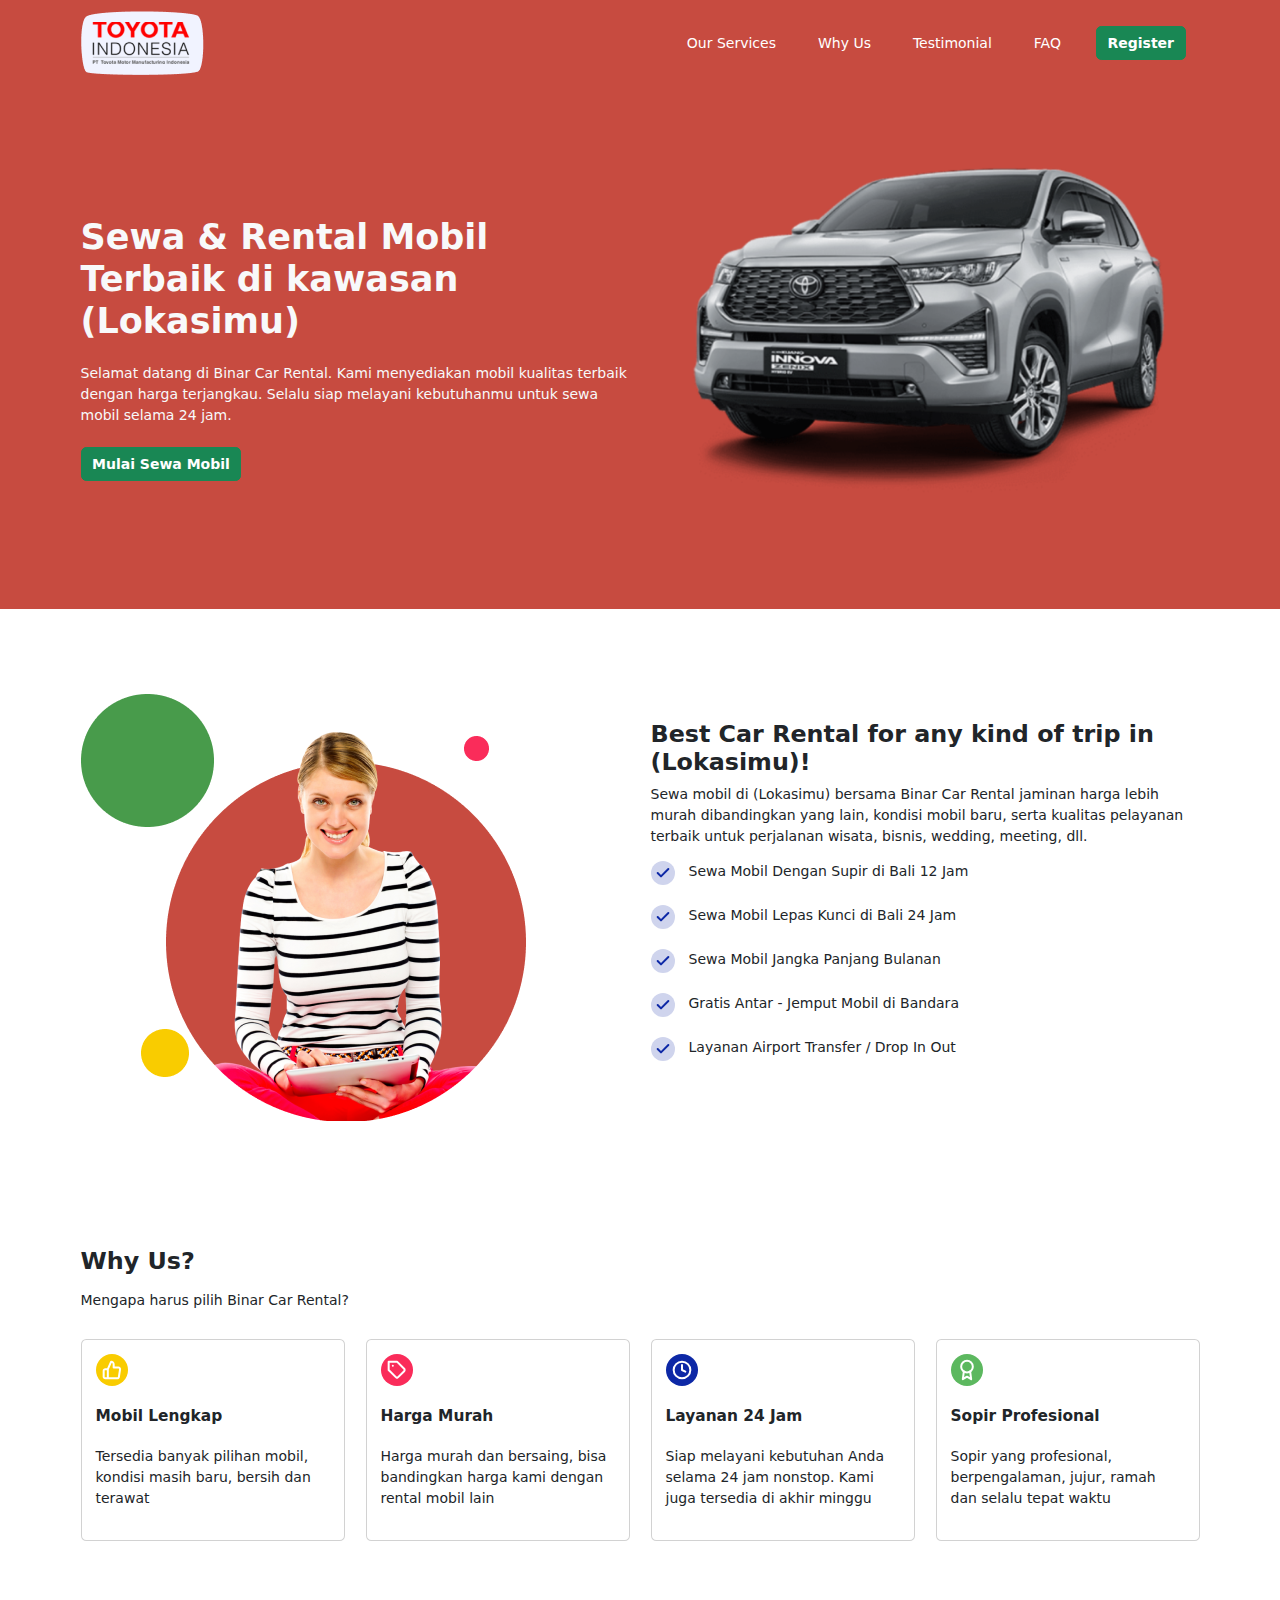
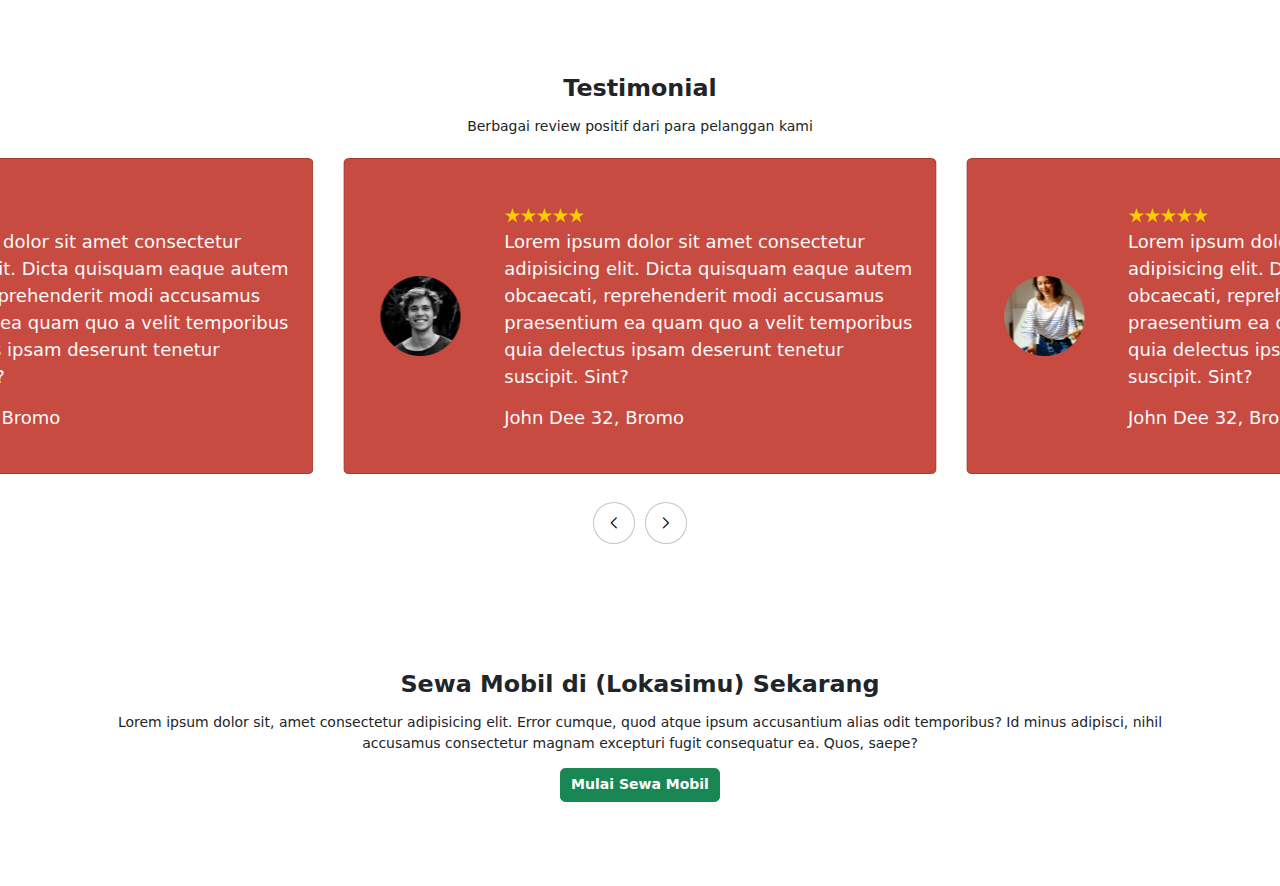
<file: index.html>
<!doctype html>
<html lang="en">

<head>
    <meta charset="utf-8">
    <meta name="viewport" content="width=device-width, initial-scale=1">
    <title>TMMIN CAR Rental</title>

    <!-- Start bootstrap css -->
    <link href="https://cdn.jsdelivr.net/npm/bootstrap@5.3.3/dist/css/bootstrap.min.css" rel="stylesheet"
        integrity="sha384-QWTKZyjpPEjISv5WaRU9OFeRpok6YctnYmDr5pNlyT2bRjXh0JMhjY6hW+ALEwIH" crossorigin="anonymous">
    <!-- End bootstrap css -->

    <!-- Start swiper css | plugin / library untuk membuat slider / carousel bagian testimonial -->
    <link rel="stylesheet" href="https://cdn.jsdelivr.net/npm/swiper@11/swiper-bundle.min.css" />
    <!-- end swiper css -->

    <!-- Start CSS custom yang dibuat sendiri -->
    <link href="assets/css/style.css" rel="stylesheet">
    <!-- End CSS custom -->
</head>

<body>
    <nav class="navbar navbar-expand-lg bg-red">
        <div class="container">
            <a class="navbar-brand" href="#">
                <img src="assets/img/logo-tmmin.png" alt="TMMIN Car Rental" />
            </a>
            <button class="navbar-toggler" type="button" data-bs-toggle="collapse"
                data-bs-target="#navbarSupportedContent" aria-controls="navbarSupportedContent" aria-expanded="false"
                aria-label="Toggle navigation">
                <span class="navbar-toggler-icon"></span>
            </button>
            <div class="collapse navbar-collapse" id="navbarSupportedContent">
                <ul class="navbar-nav ms-auto mb-2 mb-lg-0">
                    <li class="nav-item">
                        <a class="nav-link" href="#our-services">Our Services</a>
                    </li>
                    <li class="nav-item">
                        <a class="nav-link" href="#why-us">Why Us</a>
                    </li>
                    <li class="nav-item">
                        <a class="nav-link" href="testimonial">Testimonial</a>
                    </li>
                    <li class="nav-item">
                        <a class="nav-link" href="#faq">FAQ</a>
                    </li>
                    <li class="nav-item">
                        <a class="btn btn-success">Register</a>
                    </li>
                </ul>
            </div>
        </div>
    </nav>
    <section id="hero" class="bg-red">
        <!-- container digunakan untuk membatasi lebar content dengan ukuran paling besar adalah 1400px dan konten akan tetap ditengah layar -->
        <div class="container">
            <!-- row (baris) digunakan untuk menerapkan sistem grid bootstrap -->
            <div class="row">
                <!-- col digunakan untuk membuat kolom -->
                <!-- col-12 (ukuran full) akan diterapkan di ukuran layar terkecil 
                  sampai di breakpoint md atau ukuran layar ≥768px karena kita tambahkan col-md-6 -->
                <!-- jadi konten akan berukuran full di ukuran layar terkecil sampai layar 767px -->
                <!-- layar 768px keatas konten akan dibagi menjadi 2 -->
                <div class="col-12 col-md-6 d-flex align-items-center text-light">
                    <div>
                        <h1 class="mb-4">Sewa & Rental Mobil Terbaik di kawasan (Lokasimu)</h1>
                        <p class="mb-4">Selamat datang di Binar Car Rental. Kami menyediakan mobil kualitas terbaik
                            dengan harga
                            terjangkau. Selalu siap melayani kebutuhanmu untuk sewa mobil selama 24 jam.</p>
                        <a href="sewa.html" class="btn btn-success">Mulai Sewa Mobil</a>
                    </div>
                </div>
                <div class="col-12 col-md-6">
                    <img src="assets/img/zenix.png" class="img-fluid" alt="Innova Zenix" />
                </div>
            </div>
        </div>
    </section>
    <section id="our-services">
        <div class="container py-5 my-5">
            <!-- container digunakan di setiap section agar tampilan rapi dan konsisten -->

            <!-- grid bootstrap menggunakan flex jadi kita bisa mengatur aligment mengunakan align-items dan justify-content -->
            <div class="row align-items-center">
                <!-- perilaku col di bawah sama dengan yang di terapkan di hero -->
                <!-- mb adalah class utilitas bootstrap untuk menambahkan margin bottom -->
                <!-- sama dengan col karena kita hanya membutuhkan margin di ukuran layar terkecil sampai 767px -->
                <!-- maka di ukuran layar 768px ke atas kita hapus marginnya dengan menggunakan mb-md-0 -->
                <div class="col-12 col-md-6 mb-5 mb-md-0">
                    <img src="assets/img/img-service.png" class="img-fluid" alt="TMMIN Car Rental Services">
                </div>
                <div class="col-12 col-md-6">
                    <h2>Best Car Rental for any kind of trip in (Lokasimu)!</h2>
                    <p>Sewa mobil di (Lokasimu) bersama Binar Car Rental jaminan harga lebih murah dibandingkan yang
                        lain, kondisi mobil baru, serta kualitas pelayanan terbaik untuk perjalanan wisata, bisnis,
                        wedding, meeting, dll.</p>
                    <ul>
                        <li>Sewa Mobil Dengan Supir di Bali 12 Jam</li>
                        <li>Sewa Mobil Lepas Kunci di Bali 24 Jam</li>
                        <li>Sewa Mobil Jangka Panjang Bulanan</li>
                        <li>Gratis Antar - Jemput Mobil di Bandara</li>
                        <li>Layanan Airport Transfer / Drop In Out</li>
                    </ul>
                </div>
            </div>
        </div>
    </section>
    <section id="why-us">
        <div class="container py-5 my-5">
            <!-- container digunakan di setiap section agar tampilan rapi dan konsisten -->
            <h2 class="mb-3">Why Us?</h2>
            <p class="mb-4">Mengapa harus pilih Binar Car Rental?</p>
            <!-- cara cepat membuat row col -> ketik : div.row>div.col*4 , kemudian ctrl + space  -->
            <div class="row">
                <!-- perilaku col di bawah sama dengan yang di terapkan di hero -->
                <!-- tetapi yang berbeda disini kita menggunakan 3 ukuran berbeda  -->
                 
                <!-- col-lg-3 (dibagi menjadi 4 kolom (12/4)) akan di terapkan di ukuran layar mulai 992px keatas -->
                <div class="col-12 col-md-6 col-lg-3 my-2">
                    <div class="card">
                        <div class="card-body">
                            <img src="assets/img/icon_complete.svg" class="mb-4" alt="TMMIN Car Rental - Mobil Lengkap">
                            <h3 class="mb-4">Mobil Lengkap</h3>
                            <p>Tersedia banyak pilihan mobil, kondisi masih baru, bersih dan terawat</p>
                        </div>
                    </div>
                </div>
                <div class="col-12 col-md-6 col-lg-3 my-2">
                    <div class="card">
                        <div class="card-body">
                            <img src="assets/img/icon_price.svg" class="mb-4" alt="TMMIN Car Rental - Harga Murah">
                            <h3 class="mb-4">Harga Murah</h3>
                            <p>Harga murah dan bersaing, bisa bandingkan harga kami dengan rental mobil lain</p>
                        </div>
                    </div>
                </div>
                <div class="col-12 col-md-6 col-lg-3 my-2">
                    <div class="card">
                        <div class="card-body">
                            <img src="assets/img/icon_24hrs.svg" class="mb-4" alt="TMMIN Car Rental - Layanan 24 Jam">
                            <h3 class="mb-4">Layanan 24 Jam</h3>
                            <p>Siap melayani kebutuhan Anda selama 24 jam nonstop. Kami juga tersedia di akhir minggu
                            </p>
                        </div>
                    </div>
                </div>
                <div class="col-12 col-md-6 col-lg-3 my-2">
                    <div class="card">
                        <div class="card-body">
                            <img src="assets/img/icon_professional.svg" class="mb-4"
                                alt="TMMIN Car Rental - Sopir Profesional">
                            <h3 class="mb-4">Sopir Profesional</h3>
                            <p>Sopir yang profesional, berpengalaman, jujur, ramah dan selalu tepat waktu</p>
                        </div>
                    </div>
                </div>
            </div>
        </div>
    </section>
    <section id="testimonial">
        <div class="py-5 my-5">
            <!-- untuk testimonial tidak perlu container karena desain item testimoni menempel ke kiri dan kanan  -->
            <div class="text-center">
                <h2 class="mb-3">Testimonial</h2>
                <p class="mb-4">Berbagai review positif dari para pelanggan kami</p>
            </div>
            <!-- untuk membuat testimoni berbentuk slider / carousel menggunakan library / plugin lain disini kita akan menggunakan SwiperJs -->
            <!-- referensi : https://swiperjs.com/demos#centered -->
            <div class="swiper mySwiper">
                <div class="swiper-wrapper">
                    <div class="swiper-slide">
                        <div class="card bg-red text-light">
                            <div class="card-body py-5">
                                <div class="row align-items-center">
                                    <div class="col-12 col-md-3 text-center">
                                        <img src="assets/img/img_photo.png" alt="TMMIN Car Rental - Customer">
                                    </div>
                                    <div class="col-12 col-md-9">
                                        <img src="assets/img/rate.svg" alt="TMMIN Car Rental - Rate">
                                        <p>Lorem ipsum dolor sit amet consectetur adipisicing elit. Dicta quisquam eaque
                                            autem obcaecati, reprehenderit modi accusamus praesentium ea quam quo a
                                            velit
                                            temporibus quia delectus ipsam deserunt tenetur suscipit. Sint?</p>
                                        <label>John Dee 32, Bromo</label>
                                    </div>
                                </div>
                            </div>
                        </div>
                    </div>
                    <div class="swiper-slide">
                        <div class="card bg-red text-light">
                            <div class="card-body py-5">
                                <div class="row align-items-center">
                                    <div class="col-12 col-md-3 text-center">
                                        <img src="assets/img/img_photo2.png" alt="TMMIN Car Rental - Customer">
                                    </div>
                                    <div class="col-12 col-md-9">
                                        <img src="assets/img/rate.svg" alt="TMMIN Car Rental - Rate">
                                        <p>Lorem ipsum dolor sit amet consectetur adipisicing elit. Dicta quisquam eaque
                                            autem obcaecati, reprehenderit modi accusamus praesentium ea quam quo a
                                            velit
                                            temporibus quia delectus ipsam deserunt tenetur suscipit. Sint?</p>
                                        <label>John Dee 32, Bromo</label>
                                    </div>
                                </div>
                            </div>
                        </div>
                    </div>
                    <div class="swiper-slide">
                        <div class="card bg-red text-light">
                            <div class="card-body py-5">
                                <div class="row align-items-center">
                                    <div class="col-12 col-md-3 text-center">
                                        <img src="assets/img/img_photo2.png" alt="TMMIN Car Rental - Customer">
                                    </div>
                                    <div class="col-12 col-md-9">
                                        <img src="assets/img/rate.svg" alt="TMMIN Car Rental - Rate">
                                        <p>Lorem ipsum dolor sit amet consectetur adipisicing elit. Dicta quisquam eaque
                                            autem obcaecati, reprehenderit modi accusamus praesentium ea quam quo a
                                            velit
                                            temporibus quia delectus ipsam deserunt tenetur suscipit. Sint?</p>
                                        <label>John Dee 32, Bromo</label>
                                    </div>
                                </div>
                            </div>
                        </div>
                    </div>
                    <div class="swiper-slide">
                        <div class="card bg-red text-light">
                            <div class="card-body py-5">
                                <div class="row align-items-center">
                                    <div class="col-12 col-md-3 text-center">
                                        <img src="assets/img/img_photo.png" alt="TMMIN Car Rental - Customer">
                                    </div>
                                    <div class="col-12 col-md-9">
                                        <img src="assets/img/rate.svg" alt="TMMIN Car Rental - Rate">
                                        <p>Lorem ipsum dolor sit amet consectetur adipisicing elit. Dicta quisquam eaque
                                            autem obcaecati, reprehenderit modi accusamus praesentium ea quam quo a
                                            velit
                                            temporibus quia delectus ipsam deserunt tenetur suscipit. Sint?</p>
                                        <label>John Dee 32, Bromo</label>
                                    </div>
                                </div>
                            </div>
                        </div>
                    </div>
                </div>
                <!-- disini kita menggunakan button next prev yang disediakan oleh swiperjs untuk navigasi testimoni -->
                <!-- referensi : https://swiperjs.com/demos#navigation -->
                <div class="swiper-navigation">
                    <div class="swiper-button-prev"></div>
                    <div class="swiper-button-next"></div>
                </div>
            </div>
        </div>
    </section>
    <section id="sewa-mobil">
        <div class="container py-5 my-5 d-flex justify-content-center">
            <div class="text-center">
                <h2 class="mb-3 col-12">Sewa Mobil di (Lokasimu) Sekarang</h2>
                <p class="mb-3 col-12">
                    Lorem ipsum dolor sit, amet consectetur adipisicing elit. Error cumque, quod atque ipsum accusantium alias odit temporibus? Id minus adipisci, nihil accusamus consectetur magnam excepturi fugit consequatur ea. Quos, saepe?
                </p>
                <a href="#" class="btn btn-success">Mulai Sewa Mobil</a>
            </div>
        </div>
    </section>
    <!-- Start bootstrap js -->
    <script src="https://cdn.jsdelivr.net/npm/bootstrap@5.3.3/dist/js/bootstrap.bundle.min.js"
        integrity="sha384-YvpcrYf0tY3lHB60NNkmXc5s9fDVZLESaAA55NDzOxhy9GkcIdslK1eN7N6jIeHz"
        crossorigin="anonymous"></script>
    <!-- end bootstrap js -->

    <!-- start swiper js -->
    <script src="https://cdn.jsdelivr.net/npm/swiper@11/swiper-bundle.min.js"></script>
    <!-- end swiper js -->

    <script src="assets/js/script.js"></script>

    <!-- script js untuk setup / konfigurasi swiper -->
    <script>
        // referensi : 
        // 1. https://swiperjs.com/demos#navigation
        // 2. https://swiperjs.com/demos#centered
        // 3. https://swiperjs.com/demos#infinite-loop
        // 4. https://swiperjs.com/demos#responsive-breakpoints

        let swiper = new Swiper(".mySwiper", { // initialisasi swiper untuk di terapkan di element ber-class .mySwiper (selector class)
            slidesPerView: 1, // menentukan jumlah konten / slide yang tampil per view (akan diterapkan di ukuran layar terkecil sampai breakpoint yang ditentukan di bawah) 
            spaceBetween: 30, // menentukan jarak antar konten / slide
            centeredSlides: true, // menentukan apakah slide utama / yang sedang aktif berada ditengah dan akan memunculkan preview slide sebelum dan selanjutnya di kiri dan kananya
            loop: true, // menentukan apakah slide akan di duplikasi supaya memunculkan efek slide infiniti / tak terbatas
            navigation: {
                nextEl: ".swiper-button-next", // menentukan button next jika tidak dituliskan maka button yang sudah dibuat diatas tidak bisa diklik
                prevEl: ".swiper-button-prev", // menentukan button prev jika tidak dituliskan maka button yang sudah dibuat diatas tidak bisa diklik
            },
            breakpoints: { // sama dengan bootstrap diatas, kita bisa menentukan breakpoint untuk responsive
                768: { // di ukuran layar 768px maka yang akan muncul adalah 2.1 slide per tampilan / 1 slide aktif ditengah dan 2 slide terpotong di kiri kanan
                    slidesPerView: 2.1,
                },
            }
        });

    </script>
</body>

</html>
</file>
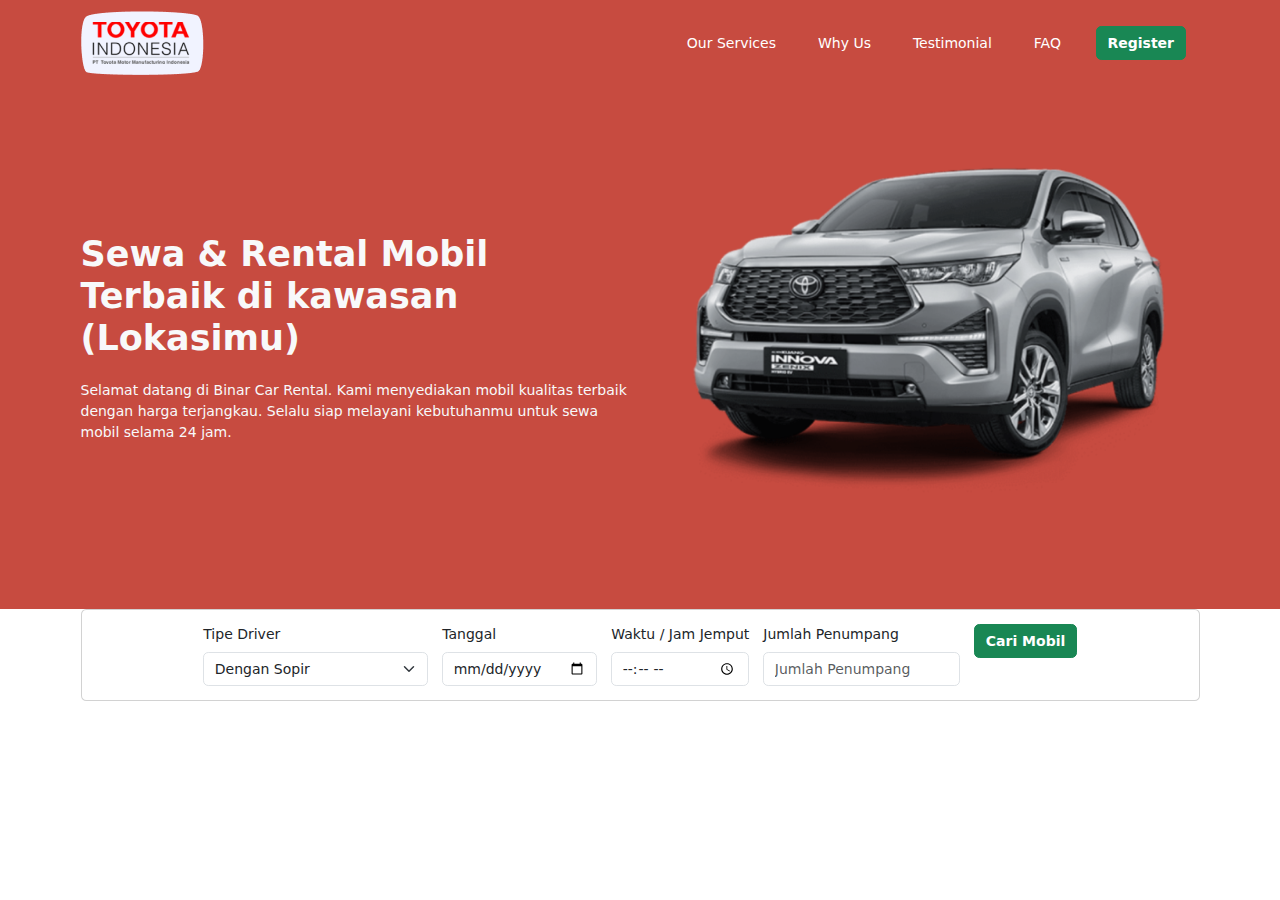
<file: sewa.html>
<!doctype html>
<html lang="en">

<head>
    <meta charset="utf-8">
    <meta name="viewport" content="width=device-width, initial-scale=1">
    <title>TMMIN CAR Rental</title>

    <!-- Start bootstrap css -->
    <link href="https://cdn.jsdelivr.net/npm/bootstrap@5.3.3/dist/css/bootstrap.min.css" rel="stylesheet"
        integrity="sha384-QWTKZyjpPEjISv5WaRU9OFeRpok6YctnYmDr5pNlyT2bRjXh0JMhjY6hW+ALEwIH" crossorigin="anonymous">
    <!-- End bootstrap css -->

    <!-- Start swiper css | plugin / library untuk membuat slider / carousel bagian testimonial -->
    <link rel="stylesheet" href="https://cdn.jsdelivr.net/npm/swiper@11/swiper-bundle.min.css" />
    <!-- end swiper css -->

    <!-- Start CSS custom yang dibuat sendiri -->
    <link href="assets/css/style.css" rel="stylesheet">
    <!-- End CSS custom -->
</head>

<body>
    <nav class="navbar navbar-expand-lg bg-red">
        <div class="container">
            <a class="navbar-brand" href="#">
                <img src="assets/img/logo-tmmin.png" alt="TMMIN Car Rental" />
            </a>
            <button class="navbar-toggler" type="button" data-bs-toggle="collapse"
                data-bs-target="#navbarSupportedContent" aria-controls="navbarSupportedContent" aria-expanded="false"
                aria-label="Toggle navigation">
                <span class="navbar-toggler-icon"></span>
            </button>
            <div class="collapse navbar-collapse" id="navbarSupportedContent">
                <ul class="navbar-nav ms-auto mb-2 mb-lg-0">
                    <li class="nav-item">
                        <a class="nav-link" href="#our-services">Our Services</a>
                    </li>
                    <li class="nav-item">
                        <a class="nav-link" href="#why-us">Why Us</a>
                    </li>
                    <li class="nav-item">
                        <a class="nav-link" href="testimonial">Testimonial</a>
                    </li>
                    <li class="nav-item">
                        <a class="nav-link" href="#faq">FAQ</a>
                    </li>
                    <li class="nav-item">
                        <a class="btn btn-success">Register</a>
                    </li>
                </ul>
            </div>
        </div>
    </nav>
    <section id="hero" class="bg-red">
        <!-- container digunakan untuk membatasi lebar content dengan ukuran paling besar adalah 1400px dan konten akan tetap ditengah layar -->
        <div class="container">
            <!-- row (baris) digunakan untuk menerapkan sistem grid bootstrap -->
            <div class="row">
                <!-- col digunakan untuk membuat kolom -->
                <!-- col-12 (ukuran full) akan diterapkan di ukuran layar terkecil 
                  sampai di breakpoint md atau ukuran layar ≥768px karena kita tambahkan col-md-6 -->
                <!-- jadi konten akan berukuran full di ukuran layar terkecil sampai layar 767px -->
                <!-- layar 768px keatas konten akan dibagi menjadi 2 -->
                <div class="col-12 col-md-6 d-flex align-items-center text-light">
                    <div>
                        <h1 class="mb-4">Sewa & Rental Mobil Terbaik di kawasan (Lokasimu)</h1>
                        <p class="mb-4">Selamat datang di Binar Car Rental. Kami menyediakan mobil kualitas terbaik
                            dengan harga
                            terjangkau. Selalu siap melayani kebutuhanmu untuk sewa mobil selama 24 jam.</p>
                    </div>
                </div>
                <div class="col-12 col-md-6">
                    <img src="assets/img/zenix.png" class="img-fluid" alt="Innova Zenix" />
                </div>
            </div>
        </div>
    </section>
    <section id="search">
        <div class="container">
            <div class="card">
                <div class="card-body">
                    <form class="row g-3 justify-content-center">
                        <div class="col-auto">
                            <label class="form-label">Tipe Driver</label>
                            <select class="form-select" id="tipedriver">
                                <option value="Dengan Supir">Dengan Sopir</option>
                                <option value="Lepas Kunci">Tanpa Sopir (Lepas Kunci)</option>
                            </select>
                        </div>
                        <div class="col-auto">
                            <label class="form-label">Tanggal</label>
                            <input type="date" id="tanggal" class="form-control" placeholder="Pilih Tanggal">
                        </div>
                        <div class="col-auto">
                            <label class="form-label">Waktu / Jam Jemput</label>
                            <input type="time" id="jam" class="form-control" placeholder="Pilih Waktu">
                        </div>
                        <div class="col-auto">
                            <label class="form-label">Jumlah Penumpang</label>
                            <input type="number" id="penumpang" class="form-control" placeholder="Jumlah Penumpang">
                        </div>
                        <div class="col-auto">
                            <button type="button" id="cari" class="btn btn-success">Cari Mobil</button>
                        </div>
                    </form>
                </div>
            </div>
        </div>
    </section>

    <section id="result">
        <div class="container">
            <div class="row" id="searchresult">
                
            </div>
        </div>
    </section>

    <script src="assets/js/getCars.js"></script>
    <script src="assets/js/script.js"></script>    
    
</body>

</html>
</file>
<file: assets/css/style.css>
/* menentukan font untuk keseluruhan web */
/* html = root element / element inti / akar */
html {
    font-family: Helvetica, sans-serif;
    font-size: 14px; /* ukuran font-size root element yang akan digunakan untuk menghitung unit rem*/
    font-weight: 300;
    line-height: 1.4rem; /* mengunakan unit rem untuk kebutuhan responsive | 1rem berarti 1 x ukuran font-size dari root-element / html | yang berarti 1.4rem = 1.4 x 14px, jadi kalau mau menganti ukuran seluruh tampilan tinggal mengganti ukuran font di html */
}

/* start styling general */
/* karena mengunakan ketebalan yang sama dari figma, kita bisa gabungkan untuk memimalisir penulisan ulang */
.btn,
h1,
h2,
h3 {
    font-weight: 700;
}

/* menentukan ukuran h1 */
h1 {
    font-size: 2.5rem; /* 2.5 * ukuran font di html */
}

h2 {
    font-size: 1.7rem; /* 1.7 * ukuran font di html */
}

.bg-red {
    background: #C74B40;
}

.bg-red .nav-link {
    color: #fff;
    font-weight: 400;
}

.nav-item {
    margin: 0 1rem;
}
/* end styling general */

/* referensi untuk membuat custom bullet https://stackoverflow.com/questions/7698764/custom-bullet-symbol-for-li-elements-in-ul-that-is-a-regular-character-and */
/* start styling untuk section our-service */
#our-services ul {
    list-style: none;
    margin-left: 0;
    padding-left: 0;
}

#our-services li {
    display: flex;
    text-indent: 0;
    padding-bottom: 1em;
    padding-left: 0;
}

#our-services li:before {
    content: url(../img/check-bullet.svg);
    padding-right: 1em;
}
/* end styling untuk section our-service */

/* start styling untuk section why-us */
#why-us h3 {
    font-size: 1.1rem;
}

#why-us .card-body {
    min-height: 200px; /* untuk card-body di why-us supaya memiliki ukuran minimal 200px agar tingginya sama */
}
/* end styling untuk section our-service */

/* start styling untuk section testimonial */
.swiper-slide {
    font-size: 18px;
    background: #fff;
    display: flex;
    justify-content: center;
    align-items: center;
}

.swiper-navigation {
    display: flex;
    align-items: center;
    justify-content: center;
    gap: 10px;
}

/* memindahkan posisi prev next default dari swiper ke posisi bawah testimonial */
.swiper-button-next,
.swiper-button-prev {
    position: static;
    margin-top: 2rem;
    color: #000;
    background: #fff;
    border: 1px solid #C4C4C4;
    padding: 1em 1.2em;
    width: auto;
    height: auto;
    border-radius: 100%;
}

/* mengatur ukuran icon prev next karena dibuat menggunakan font */
.swiper-button-next:after,
.swiper-button-prev:after {
    font-size: 0.8rem;
    font-weight: 700;
}

/* styling untuk button prev next supaya kalau kursor ada di atas button maka background button berganti warna hijau */
.swiper-button-next:hover,
.swiper-button-next:focus,
.swiper-button-prev:hover,
.swiper-button-prev:focus {
    background: #5CB85F;
}
/* styling untuk button prev next supaya kalau kursor ada di atas button maka text / icon button berganti warna putih */
.swiper-button-next:hover:after,
.swiper-button-next:focus:after,
.swiper-button-prev:hover:after,
.swiper-button-prev:focus:after {
    color: white;
}
/* end styling untuk section testimonial */
</file>
